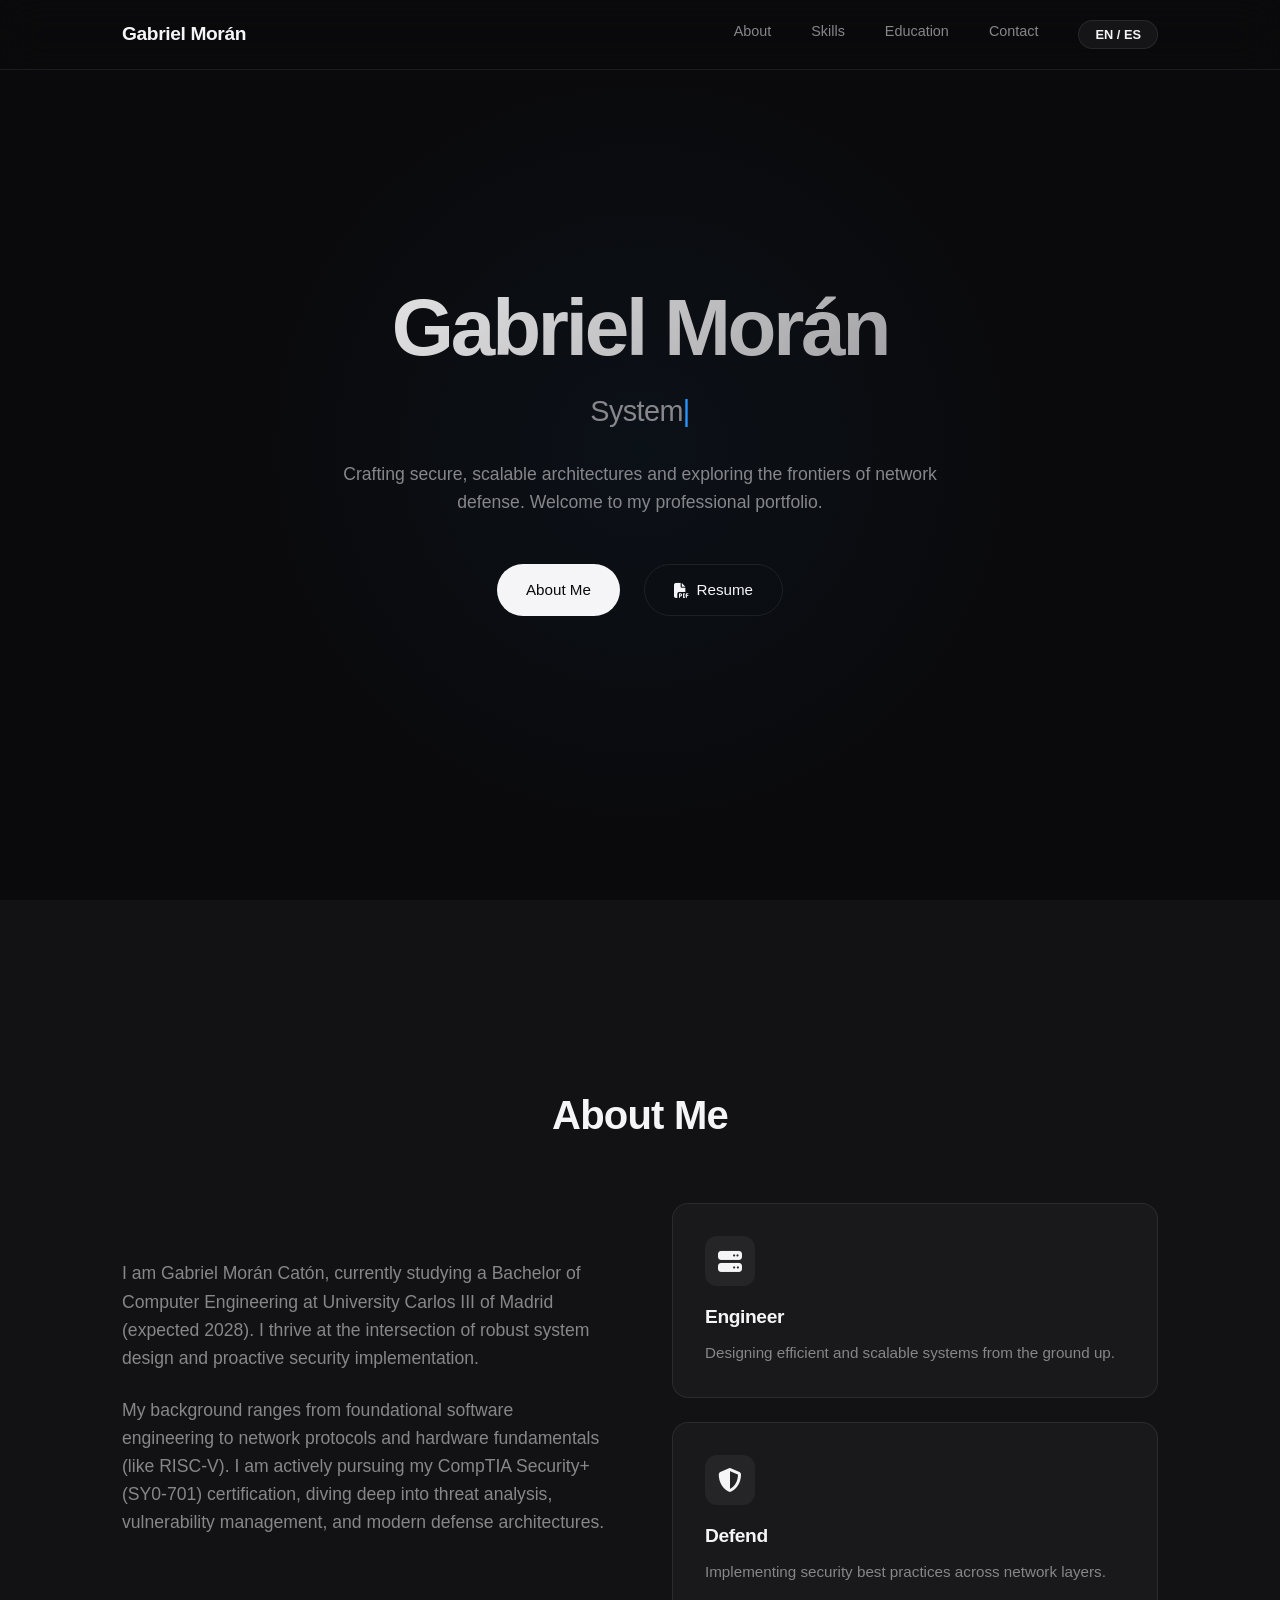
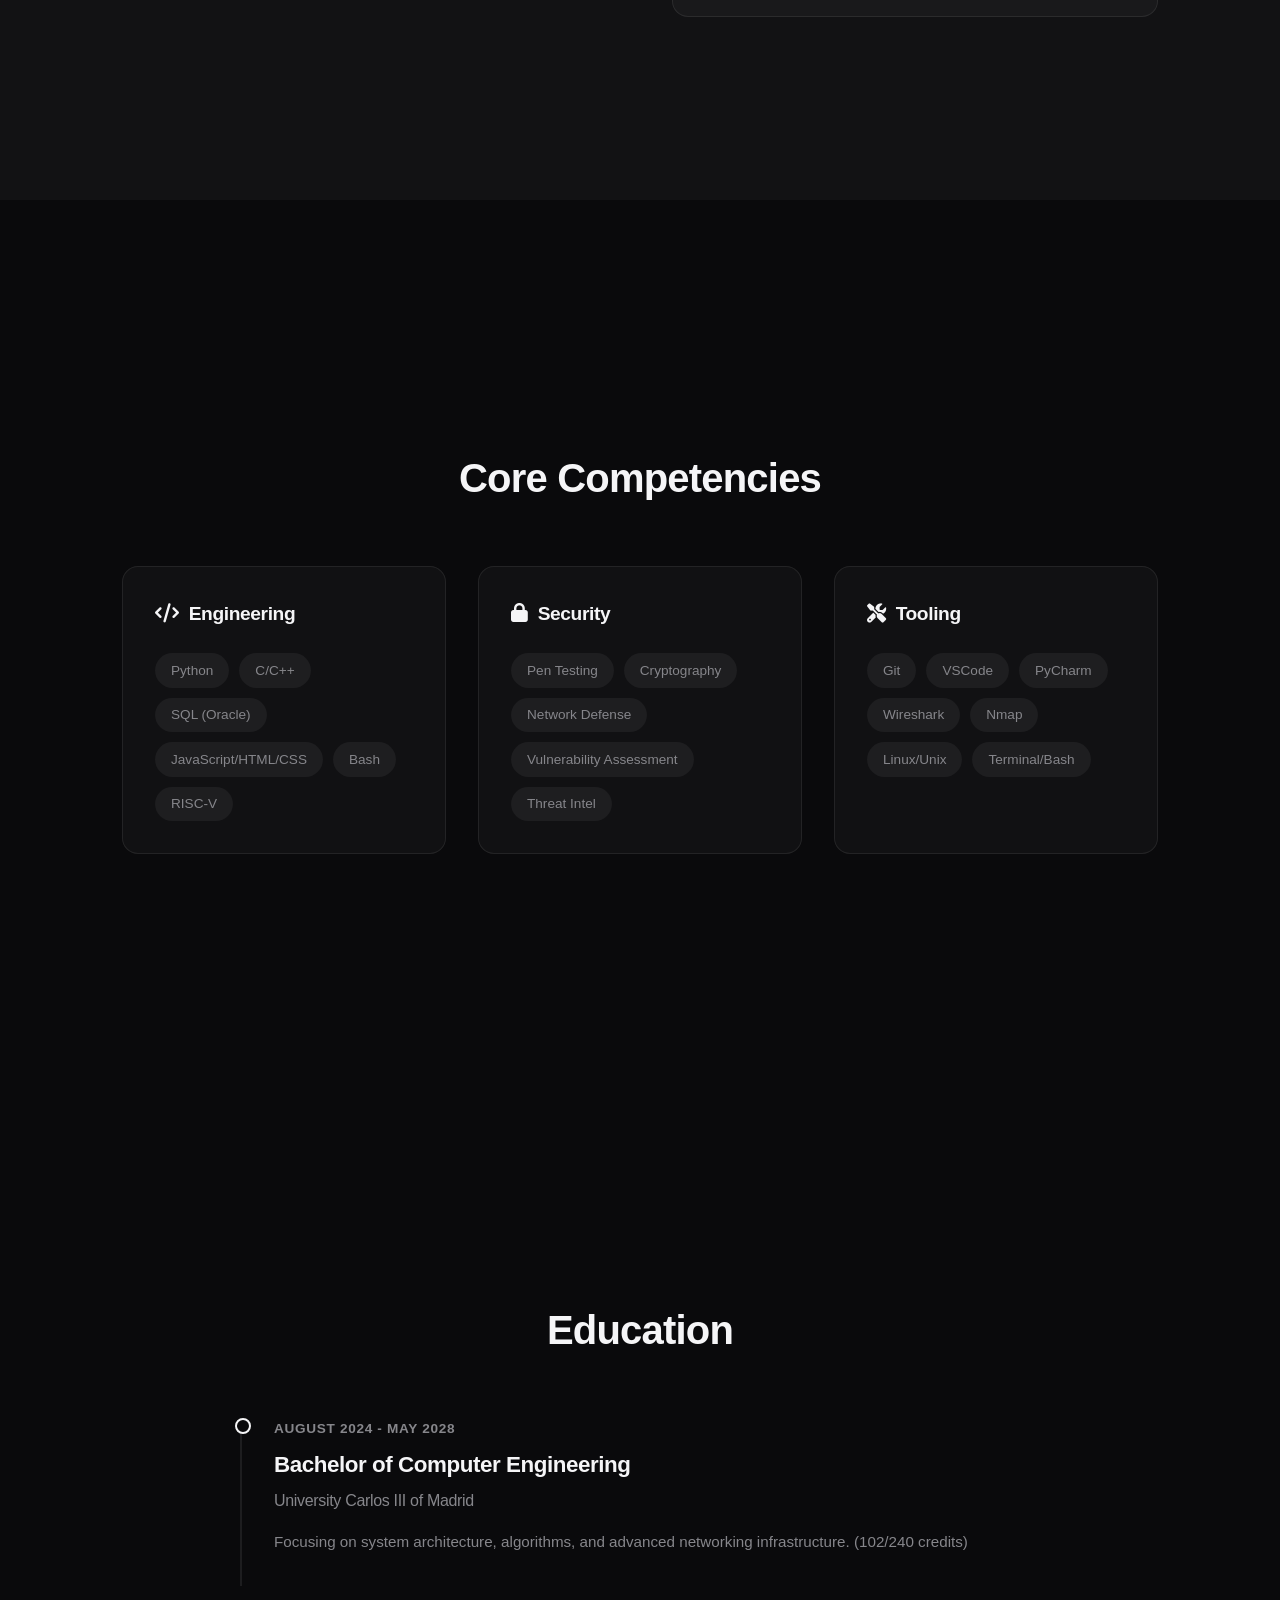
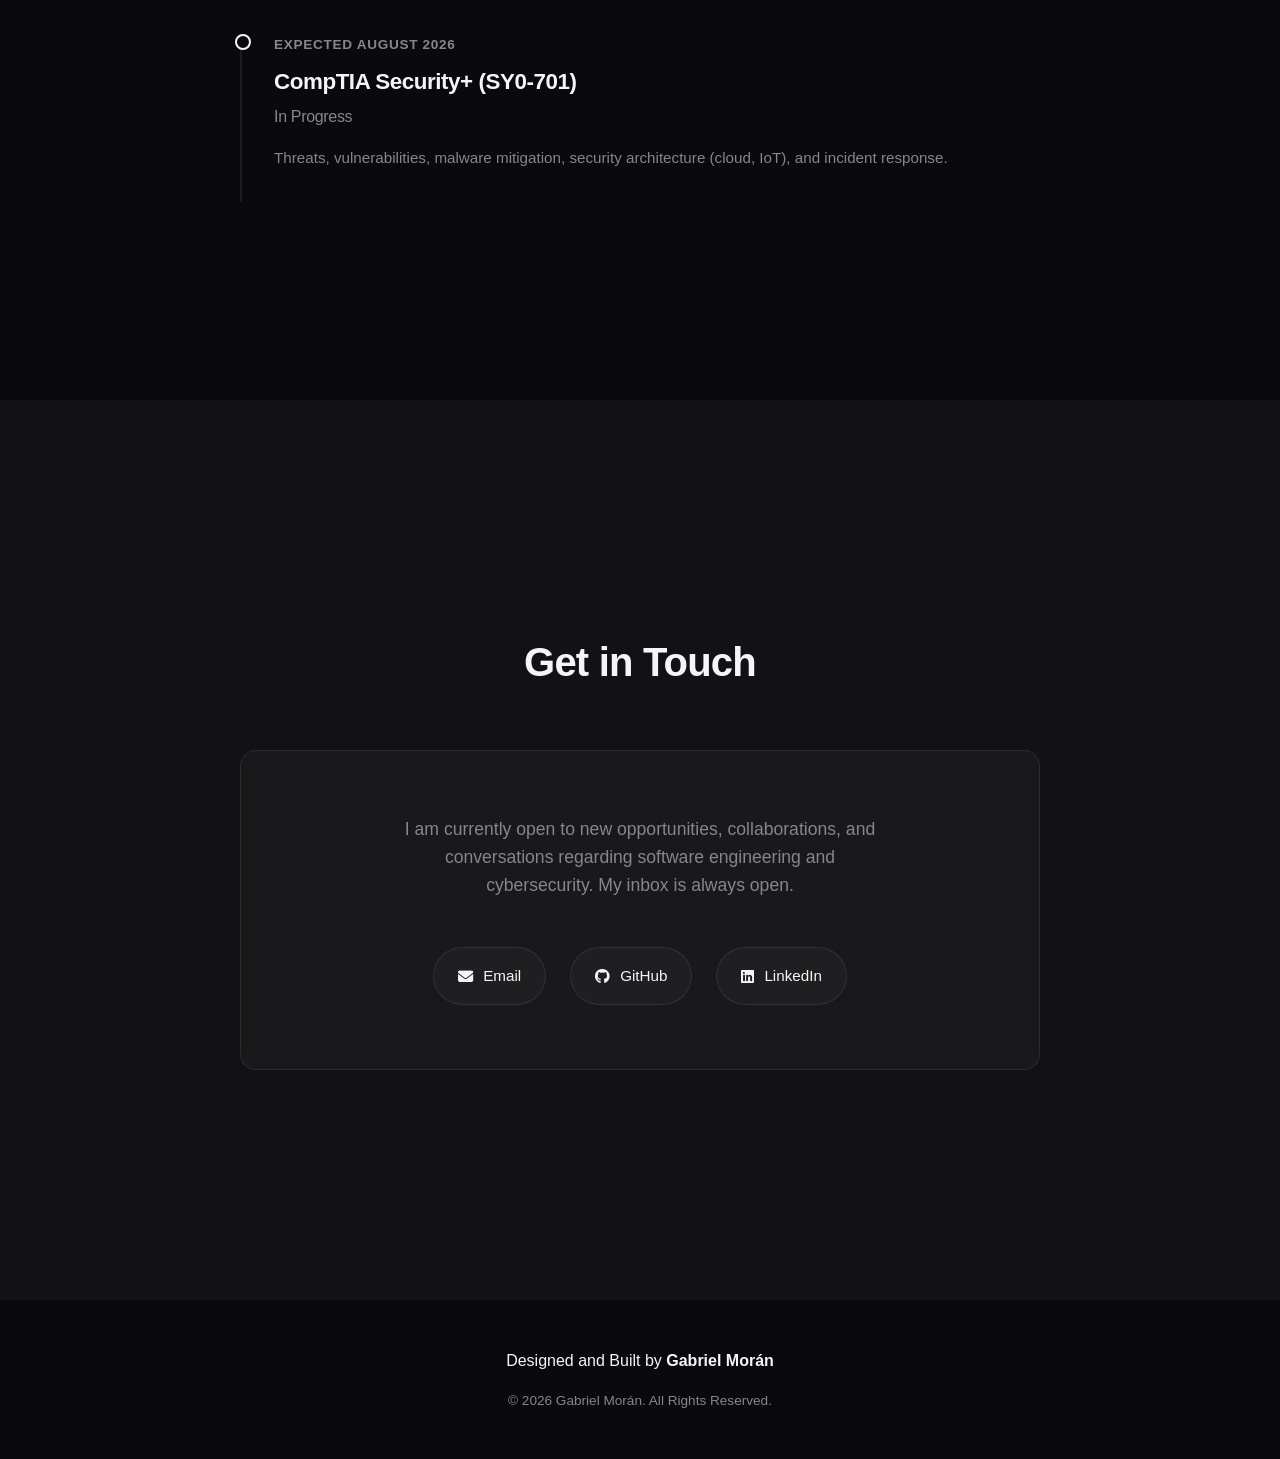
<file: index.html>
<!DOCTYPE html>
<html lang="en">
<head>
    <meta charset="UTF-8">
    <meta name="viewport" content="width=device-width, initial-scale=1.0">
    <title>Gabriel Morán - Computer Engineer</title>
    <meta name="description" content="Portfolio of Gabriel Morán, Computer Engineer & Cybersecurity Specialist.">
    
    <!-- FontAwesome -->
    <link rel="stylesheet" href="https://cdnjs.cloudflare.com/ajax/libs/font-awesome/6.4.0/css/all.min.css">
    
    <!-- AOS CSS -->
    <link href="https://unpkg.com/aos@2.3.1/dist/aos.css" rel="stylesheet">
    
    <!-- Custom CSS -->
    <link rel="stylesheet" href="style.css">
</head>
<body>

    <!-- Navigation -->
    <nav id="navbar">
        <div class="nav-container">
            <a href="#home" class="logo">Gabriel Morán</a>
            <div class="nav-menu">
                <a href="#about" class="nav-link" data-en="About" data-es="Sobre mí">About</a>
                <a href="#skills" class="nav-link" data-en="Skills" data-es="Habilidades">Skills</a>
                <a href="#education" class="nav-link" data-en="Education" data-es="Educación">Education</a>
                <a href="#contact" class="nav-link" data-en="Contact" data-es="Contacto">Contact</a>
                <button id="lang-toggle" class="btn btn-secondary">EN / ES</button>
            </div>
            <div class="hamburger">
                <i class="fas fa-bars"></i>
            </div>
        </div>
    </nav>

    <!-- Hero Section -->
    <section id="home" class="hero section">
        <div class="hero-bg-gradient"></div>
        <div class="section-container">
            <div class="hero-content">
                <h1 class="hero-name" data-aos="fade-up" data-aos-duration="1000">Gabriel Morán</h1>
                <h2 class="hero-title" data-aos="fade-up" data-aos-duration="1200" data-aos-delay="100">
                    <span id="typewriter"></span><span class="cursor">|</span>
                </h2>
                <p class="hero-description" data-aos="fade-up" data-aos-duration="1200" data-aos-delay="200"
                   data-en="Crafting secure, scalable architectures and exploring the frontiers of network defense. Welcome to my professional portfolio."
                   data-es="Creando arquitecturas seguras y escalables, y explorando las fronteras de la defensa de redes. Bienvenido a mi portafolio profesional.">
                    Crafting secure, scalable architectures and exploring the frontiers of network defense. Welcome to my professional portfolio.
                </p>
                <div class="hero-cta" data-aos="fade-up" data-aos-duration="1200" data-aos-delay="300">
                    <a href="#about" class="btn btn-primary" data-en="About Me" data-es="Sobre Mí">About Me</a>
                    <a href="assets/cv/CV_English.pdf" target="_blank" class="btn btn-secondary" data-en="<i class='fas fa-file-pdf'></i> Resume" data-es="<i class='fas fa-file-pdf'></i> Curriculum">
                        <i class="fas fa-file-pdf"></i> Resume
                    </a>
                </div>
            </div>
        </div>
    </section>

    <!-- About Section -->
    <section id="about" class="section bg-alt">
        <div class="section-container">
            <h2 class="section-title" data-aos="fade-up" data-en="About Me" data-es="Sobre Mí">About Me</h2>
            <div class="about-grid">
                <div class="about-text" data-aos="fade-up" data-aos-delay="100">
                    <p data-en="I am Gabriel Morán Catón, currently studying a Bachelor of Computer Engineering at University Carlos III of Madrid (expected 2028). I thrive at the intersection of robust system design and proactive security implementation."
                       data-es="Soy Gabriel Morán Catón, actualmente estudiante del Grado en Ingeniería Informática en la Universidad Carlos III de Madrid (promoción 2028). Prospero en la intersección del diseño de sistemas robustos y la implementación proactiva de ciberseguridad.">
                        I am Gabriel Morán Catón, currently studying a Bachelor of Computer Engineering at University Carlos III of Madrid (expected 2028). I thrive at the intersection of robust system design and proactive security implementation.
                    </p>
                    <p data-en="My background ranges from foundational software engineering to network protocols and hardware fundamentals (like RISC-V). I am actively pursuing my CompTIA Security+ (SY0-701) certification, diving deep into threat analysis, vulnerability management, and modern defense architectures."
                       data-es="Mi experiencia abarca desde ingeniería de software hasta protocolos de red y fundamentos de hardware (ej. RISC-V). Actualmente preparo la certificación CompTIA Security+ (SY0-701), profundizando en análisis de amenazas, evaluación de vulnerabilidades y arquitecturas de defensa modernas.">
                        My background ranges from foundational software engineering to network protocols and hardware fundamentals (like RISC-V). I am actively pursuing my CompTIA Security+ (SY0-701) certification, diving deep into threat analysis, vulnerability management, and modern defense architectures.
                    </p>
                </div>
                <div class="about-cards">
                    <div class="info-card" data-aos="zoom-in" data-aos-delay="200">
                        <div class="icon-wrapper"><i class="fas fa-server"></i></div>
                        <h3 data-en="Engineer" data-es="Ingeniería">Engineer</h3>
                        <p data-en="Designing efficient and scalable systems from the ground up." data-es="Diseñando sistemas eficientes y escalables desde cero.">Designing efficient and scalable systems from the ground up.</p>
                    </div>
                    <div class="info-card" data-aos="zoom-in" data-aos-delay="300">
                        <div class="icon-wrapper"><i class="fas fa-shield-halved"></i></div>
                        <h3 data-en="Defend" data-es="Defensa">Defend</h3>
                        <p data-en="Implementing security best practices across network layers." data-es="Implementando mejores prácticas de seguridad en la red.">Implementing security best practices across network layers.</p>
                    </div>
                </div>
            </div>
        </div>
    </section>

    <!-- Skills Section -->
    <section id="skills" class="section">
        <div class="section-container">
            <h2 class="section-title" data-aos="fade-up" data-en="Core Competencies" data-es="Competencias Clave">Core Competencies</h2>
            <div class="skills-wrapper">
                
                <div class="skill-box" data-aos="fade-up" data-aos-delay="100">
                    <h3 data-en="<i class='fas fa-code'></i> Engineering" data-es="<i class='fas fa-code'></i> Desarrollo"><i class="fas fa-code"></i> Engineering</h3>
                    <div class="tags">
                        <span class="tag">Python</span>
                        <span class="tag">C/C++</span>
                        <span class="tag">SQL (Oracle)</span>
                        <span class="tag" data-en="JavaScript/HTML/CSS" data-es="JavaScript/HTML/CSS">JavaScript/HTML/CSS</span>
                        <span class="tag">Bash</span>
                        <span class="tag">RISC-V</span>
                    </div>
                </div>

                <div class="skill-box" data-aos="fade-up" data-aos-delay="200">
                    <h3 data-en="<i class='fas fa-lock'></i> Security" data-es="<i class='fas fa-lock'></i> Seguridad"><i class="fas fa-lock"></i> Security</h3>
                    <div class="tags">
                        <span class="tag" data-en="Pen Testing" data-es="Pentesting">Pen Testing</span>
                        <span class="tag" data-en="Cryptography" data-es="Criptografía">Cryptography</span>
                        <span class="tag" data-en="Network Defense" data-es="Defensa de Redes">Network Defense</span>
                        <span class="tag" data-en="Vulnerability Assessment" data-es="Análisis de Vulnerabilidades">Vulnerability Assessment</span>
                        <span class="tag" data-en="Threat Intel" data-es="Inteligencia de Amenazas">Threat Intel</span>
                    </div>
                </div>

                <div class="skill-box" data-aos="fade-up" data-aos-delay="300">
                    <h3 data-en="<i class='fas fa-screwdriver-wrench'></i> Tooling" data-es="<i class='fas fa-screwdriver-wrench'></i> Herramientas"><i class="fas fa-screwdriver-wrench"></i> Tooling</h3>
                    <div class="tags">
                        <span class="tag">Git</span>
                        <span class="tag">VSCode</span>
                        <span class="tag">PyCharm</span>
                        <span class="tag">Wireshark</span>
                        <span class="tag">Nmap</span>
                        <span class="tag">Linux/Unix</span>
                        <span class="tag">Terminal/Bash</span>
                    </div>
                </div>
            </div>
        </div>
    </section>

    <!-- Education Section -->
    <section id="education" class="section">
        <div class="section-container">
            <h2 class="section-title" data-aos="fade-up" data-en="Education" data-es="Educación">Education</h2>
            <div class="timeline">
                
                <div class="timeline-item" data-aos="fade-up" data-aos-delay="100">
                    <div class="timeline-marker"></div>
                    <div class="timeline-content">
                        <span class="timeline-date" data-en="August 2024 - May 2028" data-es="Agosto 2024 - Mayo 2028">August 2024 - May 2028</span>
                        <h3 data-en="Bachelor of Computer Engineering" data-es="Grado en Ingeniería Informática">Bachelor of Computer Engineering</h3>
                        <h4 data-en="University Carlos III of Madrid" data-es="Universidad Carlos III de Madrid">University Carlos III of Madrid</h4>
                        <p data-en="Focusing on system architecture, algorithms, and advanced networking infrastructure. (102/240 credits)"
                           data-es="Especialización en arquitectura de sistemas, algoritmos e infraestructura de redes avanzada. (102/240 créditos)">Focusing on system architecture, algorithms, and advanced networking infrastructure. (78/240 credits)</p>
                    </div>
                </div>
                
                <div class="timeline-item" data-aos="fade-up" data-aos-delay="200">
                    <div class="timeline-marker"></div>
                    <div class="timeline-content">
                        <span class="timeline-date" data-en="Expected August 2026" data-es="Esperado Agosto 2026">Expected August 2026</span>
                        <h3 data-en="CompTIA Security+ (SY0-701)" data-es="CompTIA Security+ (SY0-701)">CompTIA Security+ (SY0-701)</h3>
                        <h4 data-en="In Progress" data-es="En Curso">In Progress</h4>
                        <p data-en="Threats, vulnerabilities, malware mitigation, security architecture (cloud, IoT), and incident response."
                           data-es="Análisis de amenazas, mitigación de malware, arquitecturas de seguridad (nube, IoT) y respuesta a incidentes.">Threats, vulnerabilities, malware mitigation, security architecture (cloud, IoT), and incident response.</p>
                    </div>
                </div>

            </div>
        </div>
    </section>

    <!-- Contact Section -->
    <section id="contact" class="section bg-alt">
        <div class="section-container">
            <h2 class="section-title" data-aos="fade-up" data-en="Get in Touch" data-es="Contáctame">Get in Touch</h2>
            <div class="contact-box" data-aos="zoom-in">
                <p class="contact-text" data-en="I am currently open to new opportunities, collaborations, and conversations regarding software engineering and cybersecurity. My inbox is always open."
                   data-es="Actualmente estoy abierto a nuevas oportunidades, colaboraciones y charlas sobre ingeniería de software y ciberseguridad. Mi bandeja de entrada siempre está abierta.">
                    I am currently open to new opportunities, collaborations, and conversations regarding software engineering and cybersecurity. My inbox is always open.
                </p>
                <div class="contact-methods">
                    <a href="mailto:gabriel.facility459@passinbox.com" class="method-card">
                        <i class="fas fa-envelope"></i>
                        <span data-en="Email" data-es="Correo">Email</span>
                    </a>
                    <a href="https://github.com/gmoran-c" target="_blank" class="method-card">
                        <i class="fab fa-github"></i>
                        <span data-en="GitHub" data-es="GitHub">GitHub</span>
                    </a>
                    <a href="https://www.linkedin.com/in/gmoran-c/" target="_blank" class="method-card">
                        <i class="fab fa-linkedin"></i>
                        <span data-en="LinkedIn" data-es="LinkedIn">LinkedIn</span>
                    </a>
                </div>
            </div>
        </div>
    </section>

    <!-- Footer -->
    <footer>
        <div class="section-container">
            <p data-en="Designed and Built by <strong>Gabriel Morán</strong>" data-es="Diseñado y Desarrollado por <strong>Gabriel Morán</strong>">Designed and Built by <strong>Gabriel Morán</strong></p>
            <p class="copyright" data-en="&copy; 2026 Gabriel Morán. All Rights Reserved." data-es="&copy; 2026 Gabriel Morán. Todos los derechos reservados.">&copy; 2026 Gabriel Morán. All Rights Reserved.</p>
        </div>
    </footer>

    <!-- AOS JS -->
    <script src="https://unpkg.com/aos@2.3.1/dist/aos.js"></script>
    <!-- Custom JS -->
    <script src="main.js"></script>
</body>
</html>
</file>
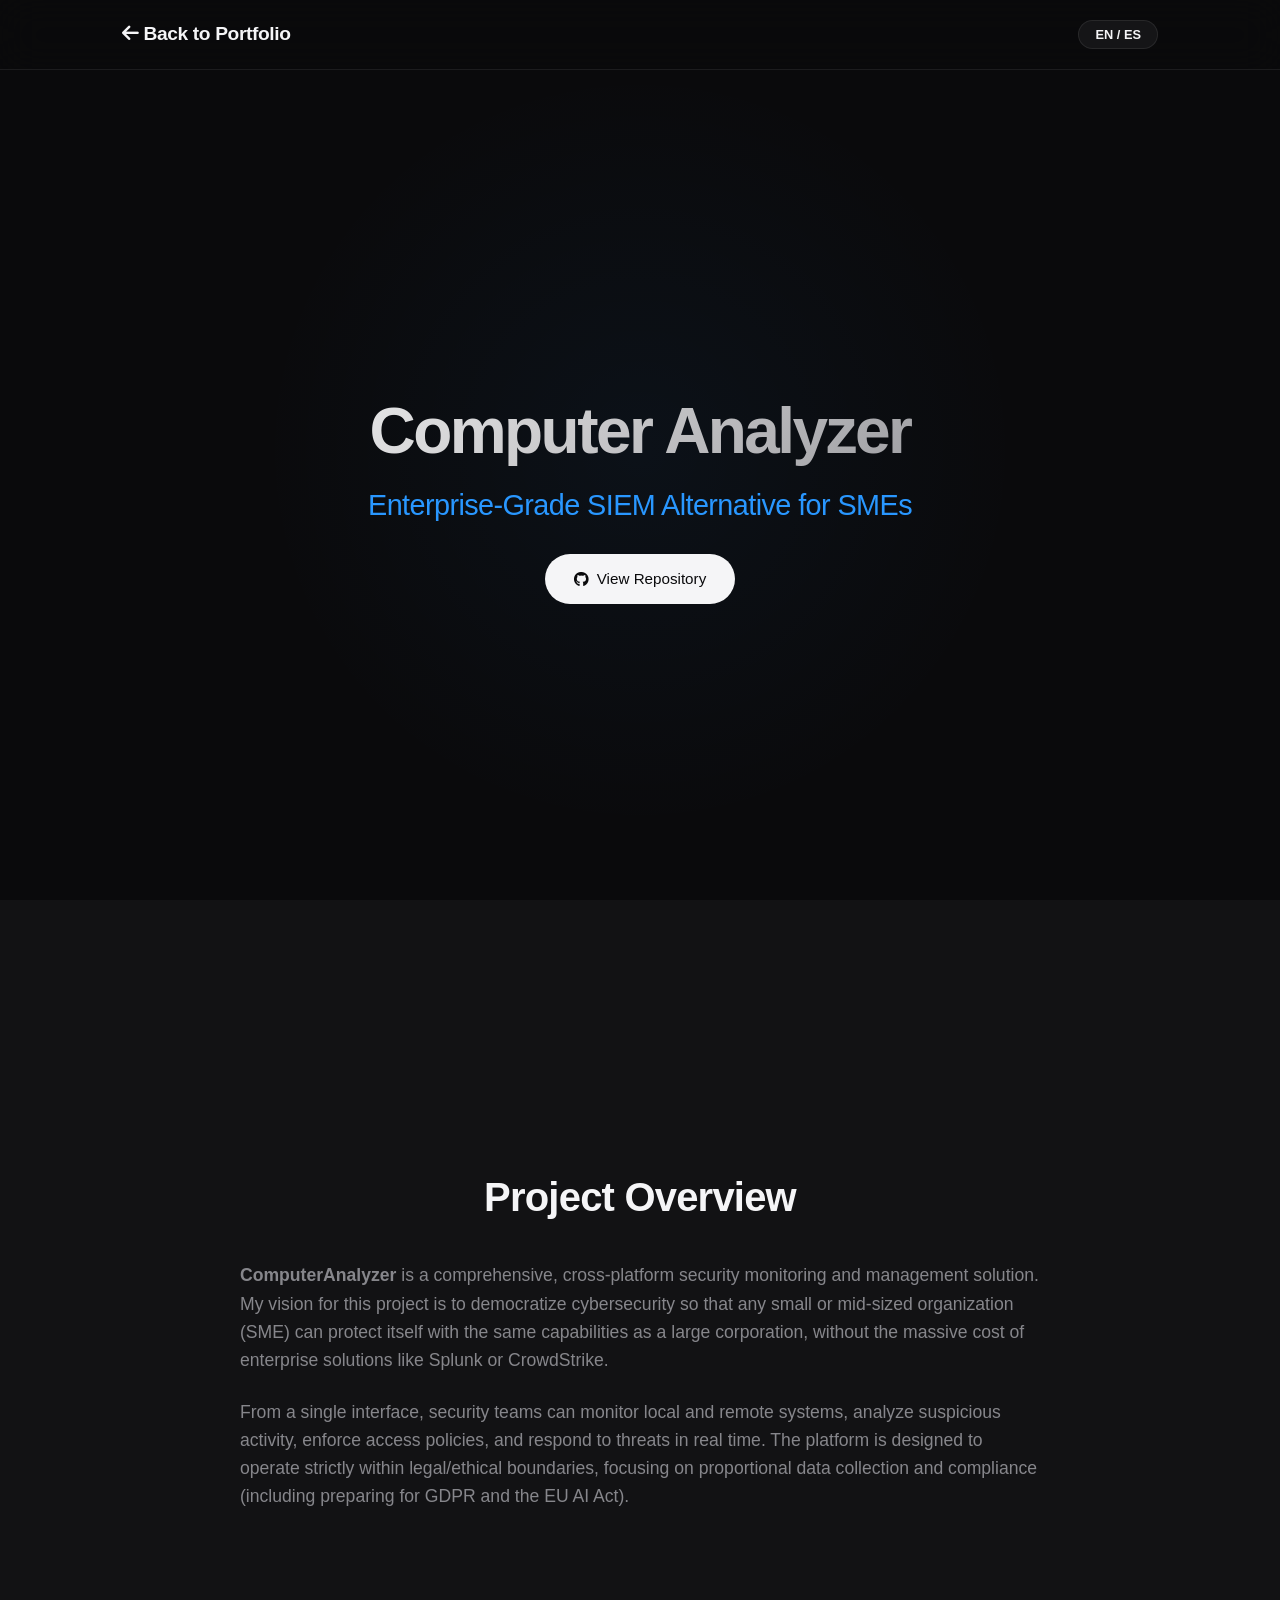
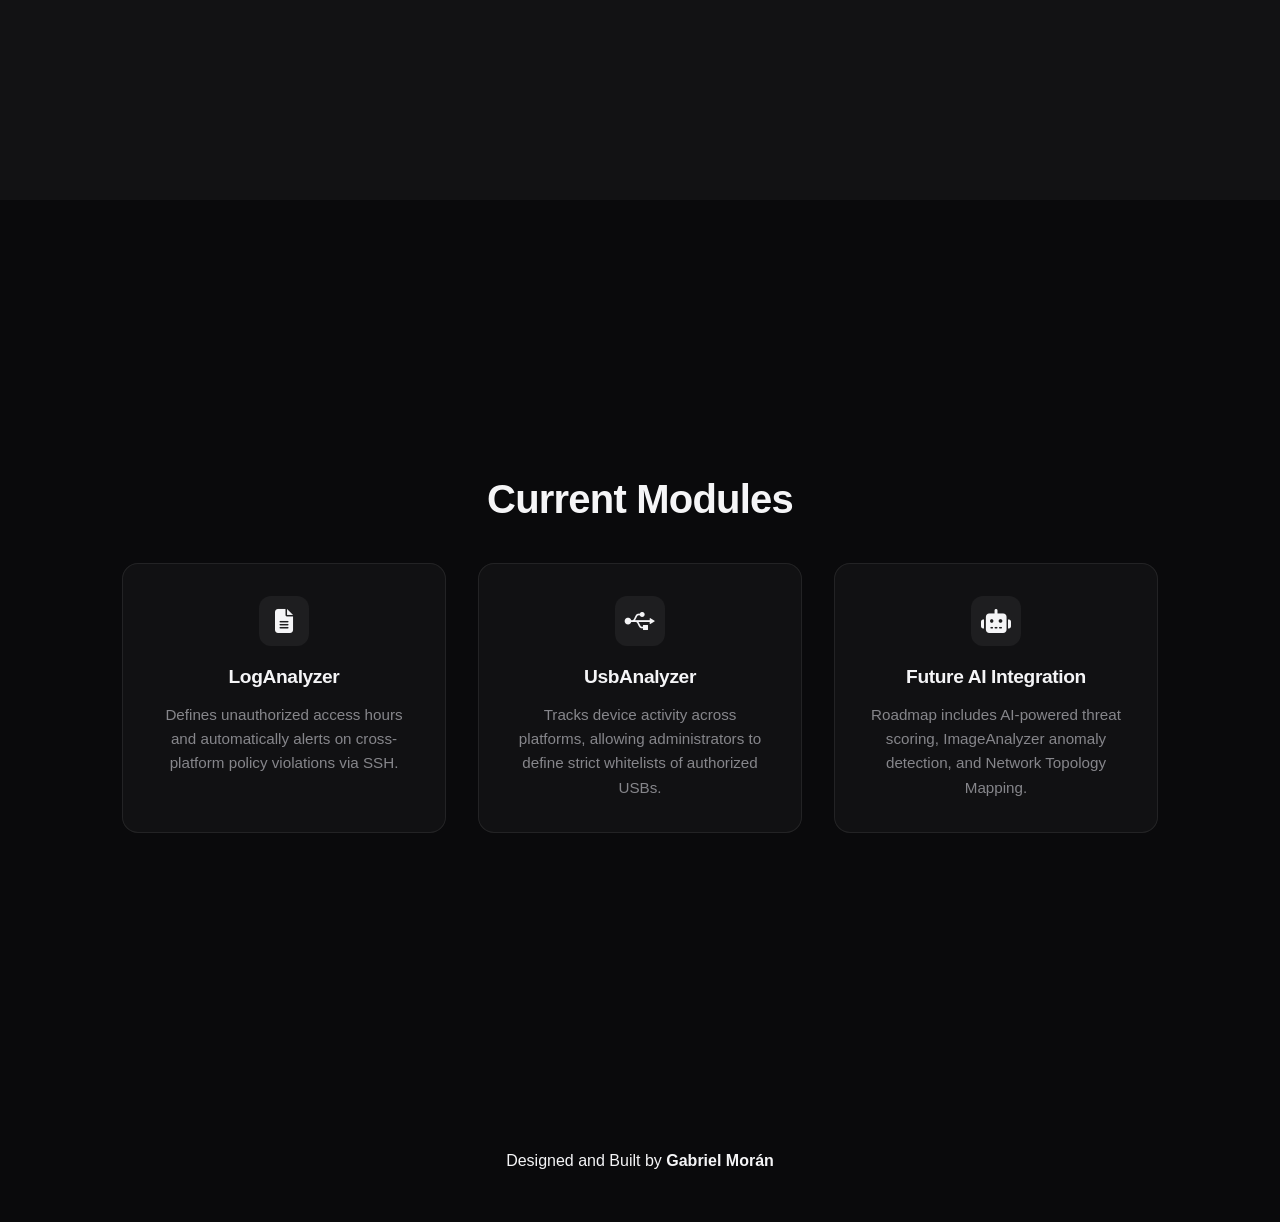
<file: projects/ComputerAnalyzer.html>
<!DOCTYPE html>
<html lang="en">
<head>
    <meta charset="UTF-8">
    <meta name="viewport" content="width=device-width, initial-scale=1.0">
    <title>Computer Analyzer - Gabriel Morán</title>
    
    <!-- Google Fonts: Inter -->
    <link rel="preconnect" href="https://fonts.googleapis.com">
    <link rel="preconnect" href="https://fonts.gstatic.com" crossorigin>
    <link href="https://fonts.googleapis.com/css2?family=Inter:wght@300;400;500;600;700&display=swap" rel="stylesheet">
    
    <!-- FontAwesome -->
    <link rel="stylesheet" href="https://cdnjs.cloudflare.com/ajax/libs/font-awesome/6.4.0/css/all.min.css">
    
    <!-- AOS CSS -->
    <link href="https://unpkg.com/aos@2.3.1/dist/aos.css" rel="stylesheet">
    
    <!-- Custom CSS (Relative Path) -->
    <link rel="stylesheet" href="../style.css">
</head>
<body>

    <!-- Navigation -->
    <nav id="navbar">
        <div class="nav-container">
            <a href="../index.html" class="logo" data-en="<i class='fas fa-arrow-left'></i> Back to Portfolio" data-es="<i class='fas fa-arrow-left'></i> Volver al Portafolio"><i class="fas fa-arrow-left"></i> Back to Portfolio</a>
            <div class="nav-menu" style="margin-left: auto;">
                <button id="lang-toggle" class="btn btn-secondary">EN / ES</button>
            </div>
        </div>
    </nav>

    <!-- Case Study Hero -->
    <section class="hero section" style="height: auto; padding-top: 150px; padding-bottom: 50px;">
        <div class="hero-bg-gradient"></div>
        <div class="section-container">
            <div class="hero-content" style="text-align: center;">
                <h1 class="hero-name" data-aos="fade-up" style="font-size: 4rem;">Computer Analyzer</h1>
                <h2 class="hero-title" data-aos="fade-up" data-aos-delay="100" style="color: var(--accent);" data-en="Enterprise-Grade SIEM Alternative for SMEs" data-es="Alternativa SIEM de Grado Empresarial para PyMEs">Enterprise-Grade SIEM Alternative for SMEs</h2>
                <div class="hero-cta" data-aos="fade-up" data-aos-delay="200" style="justify-content: center;">
                    <a href="#" class="btn btn-primary" data-en="<i class='fab fa-github'></i> View Repository" data-es="<i class='fab fa-github'></i> Ver Repositorio"><i class="fab fa-github"></i> View Repository</a>
                </div>
            </div>
        </div>
    </section>

    <!-- Overview Section -->
    <section class="section bg-alt" style="padding: 80px 0;">
        <div class="section-container">
            <h2 class="section-title" data-aos="fade-up" style="margin-bottom: 2rem;" data-en="Project Overview" data-es="Resumen del Proyecto">Project Overview</h2>
            <div class="about-grid" style="grid-template-columns: 1fr; max-width: 800px; margin: 0 auto; text-align: left;">
                <div class="about-text" data-aos="fade-up" data-aos-delay="100">
                    <p data-en="<strong>ComputerAnalyzer</strong> is a comprehensive, cross-platform security monitoring and management solution. My vision for this project is to democratize cybersecurity so that any small or mid-sized organization (SME) can protect itself with the same capabilities as a large corporation, without the massive cost of enterprise solutions like Splunk or CrowdStrike."
                       data-es="<strong>ComputerAnalyzer</strong> es una solución integral y multiplataforma de monitoreo y gestión de seguridad. Mi visión es democratizar la ciberseguridad para que cualquier pequeña o mediana empresa (PyME) pueda protegerse con las mismas capacidades que una gran corporación, sin el costo masivo de software empresarial como Splunk.">
                        <strong>ComputerAnalyzer</strong> is a comprehensive, cross-platform security monitoring and management solution. My vision for this project is to democratize cybersecurity so that any small or mid-sized organization (SME) can protect itself with the same capabilities as a large corporation, without the massive cost of enterprise solutions like Splunk or CrowdStrike.
                    </p>
                    <p data-en="From a single interface, security teams can monitor local and remote systems, analyze suspicious activity, enforce access policies, and respond to threats in real time. The platform is designed to operate strictly within legal/ethical boundaries, focusing on proportional data collection and compliance (including preparing for GDPR and the EU AI Act)."
                       data-es="Desde una única interfaz, los equipos pueden monitorear sistemas locales y remotos, analizar actividades sospechosas, aplicar políticas y responder en tiempo real. La plataforma está diseñada para operar estrictamente dentro de los límites legales y éticos (enfocada en el cumplimiento de la GDPR y la Ley de IA de la UE).">
                        From a single interface, security teams can monitor local and remote systems, analyze suspicious activity, enforce access policies, and respond to threats in real time. The platform is designed to operate strictly within legal/ethical boundaries, focusing on proportional data collection and compliance (including preparing for GDPR and the EU AI Act).
                    </p>
                </div>
            </div>
        </div>
    </section>

    <!-- Tech Stack -->
    <section class="section" style="padding: 80px 0;">
        <div class="section-container">
            <h2 class="section-title" data-aos="fade-up" style="margin-bottom: 2rem;" data-en="Current Modules" data-es="Módulos Actuales">Current Modules</h2>
            <div class="skills-wrapper" style="grid-template-columns: repeat(auto-fit, minmax(200px, 1fr));">
                
                <div class="info-card" data-aos="zoom-in" data-aos-delay="100" style="text-align: center;">
                    <div class="icon-wrapper" style="margin: 0 auto 1rem auto;"><i class="fas fa-file-alt"></i></div>
                    <h3>LogAnalyzer</h3>
                    <p style="margin-top: 10px;" data-en="Defines unauthorized access hours and automatically alerts on cross-platform policy violations via SSH." data-es="Define horas de acceso no autorizadas y alerta automáticamente sobre violaciones de políticas multiplataforma vía SSH.">Defines unauthorized access hours and automatically alerts on cross-platform policy violations via SSH.</p>
                </div>

                <div class="info-card" data-aos="zoom-in" data-aos-delay="200" style="text-align: center;">
                    <div class="icon-wrapper" style="margin: 0 auto 1rem auto;"><i class="fab fa-usb"></i></div>
                    <h3>UsbAnalyzer</h3>
                    <p style="margin-top: 10px;" data-en="Tracks device activity across platforms, allowing administrators to define strict whitelists of authorized USBs." data-es="Rastrea la actividad de dispositivos en varias plataformas, permitiendo definir listas blancas estrictas de USBs autorizados.">Tracks device activity across platforms, allowing administrators to define strict whitelists of authorized USBs.</p>
                </div>

                <div class="info-card" data-aos="zoom-in" data-aos-delay="300" style="text-align: center;">
                    <div class="icon-wrapper" style="margin: 0 auto 1rem auto;"><i class="fas fa-robot"></i></div>
                    <h3 data-en="Future AI Integration" data-es="Futura Integración IA">Future AI Integration</h3>
                    <p style="margin-top: 10px;" data-en="Roadmap includes AI-powered threat scoring, ImageAnalyzer anomaly detection, and Network Topology Mapping." data-es="La hoja de ruta incluye puntuación de amenazas por IA, detección de anomalías por imagen y un mapeador visual de topología de red.">Roadmap includes AI-powered threat scoring, ImageAnalyzer anomaly detection, and Network Topology Mapping.</p>
                </div>
            </div>
        </div>
    </section>

    <!-- Footer -->
    <footer>
        <div class="section-container">
            <p data-en="Designed and Built by <strong>Gabriel Morán</strong>" data-es="Diseñado y Desarrollado por <strong>Gabriel Morán</strong>">Designed and Built by <strong>Gabriel Morán</strong></p>
        </div>
    </footer>

    <!-- AOS JS -->
    <script src="https://unpkg.com/aos@2.3.1/dist/aos.js"></script>
    <script src="../main.js"></script>
    <script>
        document.addEventListener('DOMContentLoaded', () => {
            if(!window.AOS) return;
            AOS.init({ duration: 800, easing: 'ease-out-cubic', once: true, offset: 50 });
        });
    </script>
</body>
</html>
</file>
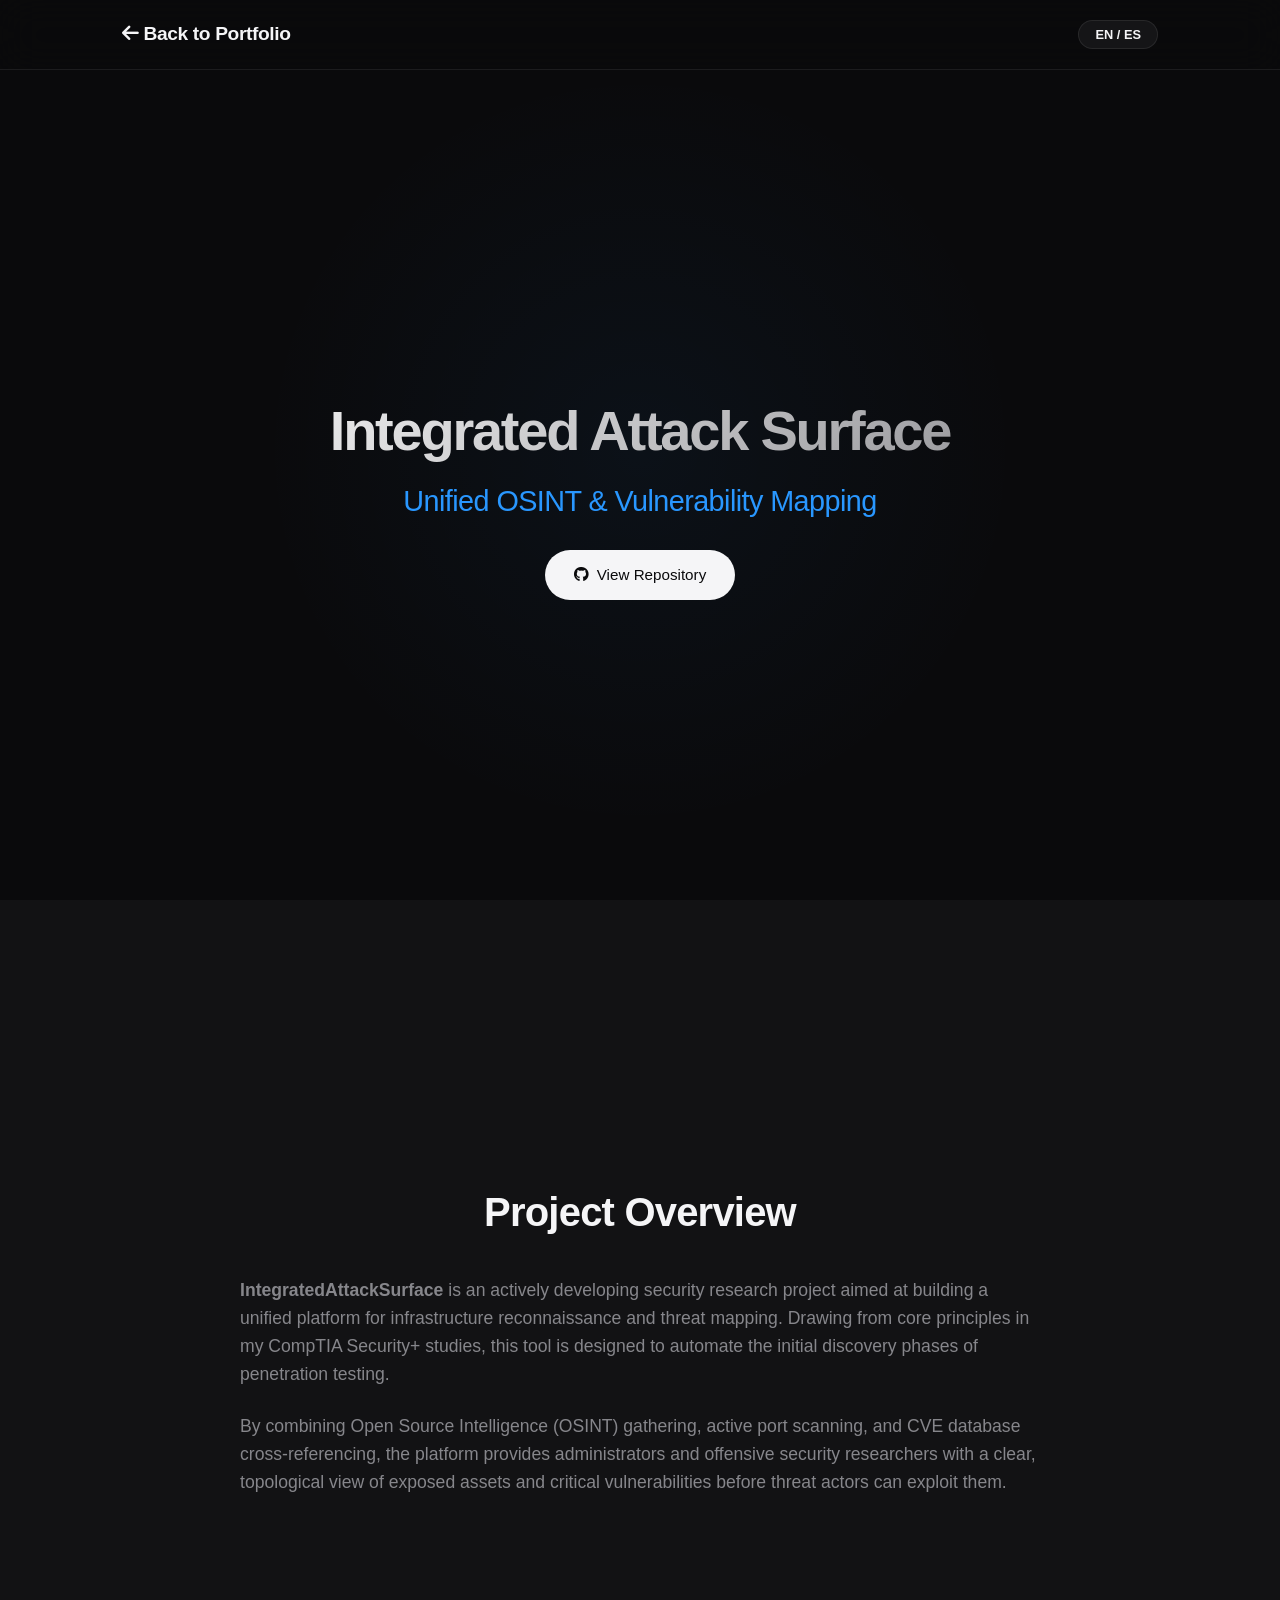
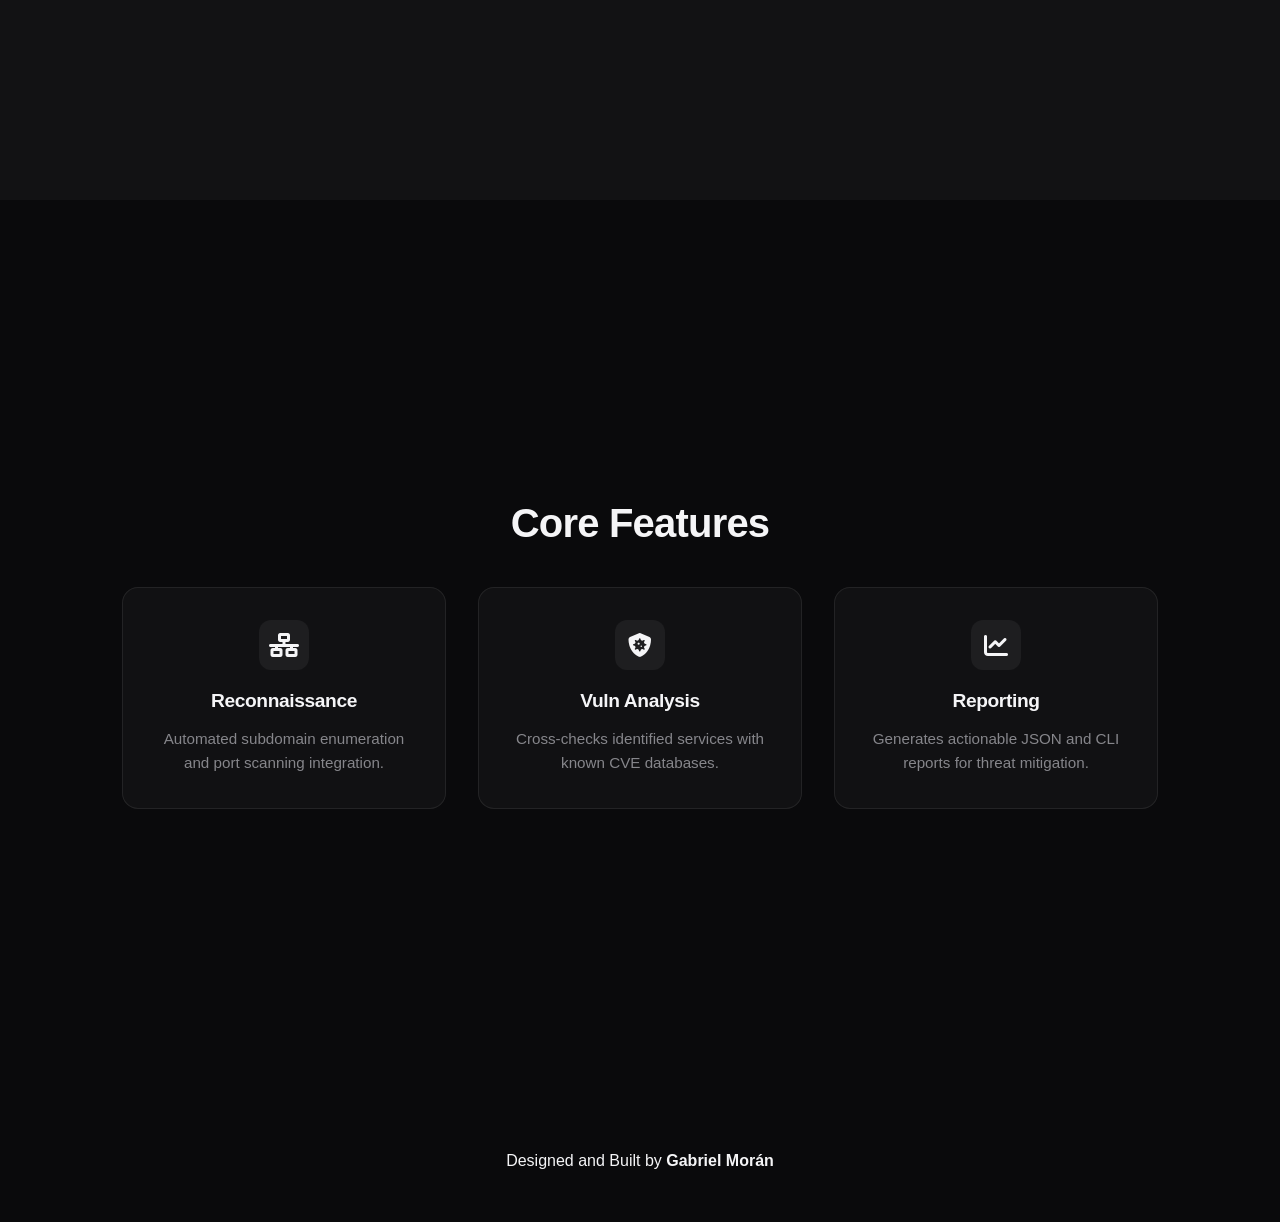
<file: projects/IntegratedAttackSurface.html>
<!DOCTYPE html>
<html lang="en">
<head>
    <meta charset="UTF-8">
    <meta name="viewport" content="width=device-width, initial-scale=1.0">
    <title>Integrated Attack Surface - Gabriel Morán</title>
    
    <!-- Google Fonts: Inter -->
    <link rel="preconnect" href="https://fonts.googleapis.com">
    <link rel="preconnect" href="https://fonts.gstatic.com" crossorigin>
    <link href="https://fonts.googleapis.com/css2?family=Inter:wght@300;400;500;600;700&display=swap" rel="stylesheet">
    
    <!-- FontAwesome -->
    <link rel="stylesheet" href="https://cdnjs.cloudflare.com/ajax/libs/font-awesome/6.4.0/css/all.min.css">
    
    <!-- AOS CSS -->
    <link href="https://unpkg.com/aos@2.3.1/dist/aos.css" rel="stylesheet">
    
    <!-- Custom CSS (Relative Path) -->
    <link rel="stylesheet" href="../style.css">
</head>
<body>

    <!-- Navigation -->
    <nav id="navbar">
        <div class="nav-container">
            <a href="../index.html" class="logo" data-en="<i class='fas fa-arrow-left'></i> Back to Portfolio" data-es="<i class='fas fa-arrow-left'></i> Volver al Portafolio"><i class="fas fa-arrow-left"></i> Back to Portfolio</a>
            <div class="nav-menu" style="margin-left: auto;">
                <button id="lang-toggle" class="btn btn-secondary">EN / ES</button>
            </div>
        </div>
    </nav>

    <!-- Case Study Hero -->
    <section class="hero section" style="height: auto; padding-top: 150px; padding-bottom: 50px;">
        <div class="hero-bg-gradient"></div>
        <div class="section-container">
            <div class="hero-content" style="text-align: center;">
                <h1 class="hero-name" data-aos="fade-up" style="font-size: 3.5rem;">Integrated Attack Surface</h1>
                <h2 class="hero-title" data-aos="fade-up" data-aos-delay="100" style="color: var(--accent);" data-en="Unified OSINT & Vulnerability Mapping" data-es="OSINT Unificado y Mapeo de Vulnerabilidades">Unified OSINT & Vulnerability Mapping</h2>
                <div class="hero-cta" data-aos="fade-up" data-aos-delay="200" style="justify-content: center;">
                    <a href="#" class="btn btn-primary" data-en="<i class='fab fa-github'></i> View Repository" data-es="<i class='fab fa-github'></i> Ver Repositorio"><i class="fab fa-github"></i> View Repository</a>
                </div>
            </div>
        </div>
    </section>

    <!-- Overview Section -->
    <section class="section bg-alt" style="padding: 80px 0;">
        <div class="section-container">
            <h2 class="section-title" data-aos="fade-up" style="margin-bottom: 2rem;" data-en="Project Overview" data-es="Resumen del Proyecto">Project Overview</h2>
            <div class="about-grid" style="grid-template-columns: 1fr; max-width: 800px; margin: 0 auto; text-align: left;">
                <div class="about-text" data-aos="fade-up" data-aos-delay="100">
                    <p data-en="<strong>IntegratedAttackSurface</strong> is an actively developing security research project aimed at building a unified platform for infrastructure reconnaissance and threat mapping. Drawing from core principles in my CompTIA Security+ studies, this tool is designed to automate the initial discovery phases of penetration testing."
                       data-es="<strong>IntegratedAttackSurface</strong> es un proyecto de investigación activo destinado a construir una plataforma unificada para el mapeo de amenazas y reconocimiento de infraestructura. Basado en los principios de mis estudios para CompTIA Security+, automatiza las fases iniciales del pentesting.">
                        <strong>IntegratedAttackSurface</strong> is an actively developing security research project aimed at building a unified platform for infrastructure reconnaissance and threat mapping. Drawing from core principles in my CompTIA Security+ studies, this tool is designed to automate the initial discovery phases of penetration testing.
                    </p>
                    <p data-en="By combining Open Source Intelligence (OSINT) gathering, active port scanning, and CVE database cross-referencing, the platform provides administrators and offensive security researchers with a clear, topological view of exposed assets and critical vulnerabilities before threat actors can exploit them."
                       data-es="Al combinar OSINT (Inteligencia de Fuentes Abiertas), escaneo activo de puertos y referencias cruzadas con bases de datos CVE, la plataforma proporciona a los administradores una visión clara y topológica de los activos expuestos antes de que puedan ser explotados.">
                        By combining Open Source Intelligence (OSINT) gathering, active port scanning, and CVE database cross-referencing, the platform provides administrators and offensive security researchers with a clear, topological view of exposed assets and critical vulnerabilities before threat actors can exploit them.
                    </p>
                </div>
            </div>
        </div>
    </section>

    <!-- Tech Stack -->
    <section class="section" style="padding: 80px 0;">
        <div class="section-container">
            <h2 class="section-title" data-aos="fade-up" style="margin-bottom: 2rem;" data-en="Core Features" data-es="Características Clave">Core Features</h2>
            <div class="skills-wrapper" style="grid-template-columns: repeat(auto-fit, minmax(200px, 1fr));">
                
                <div class="info-card" data-aos="zoom-in" data-aos-delay="100" style="text-align: center;">
                    <div class="icon-wrapper" style="margin: 0 auto 1rem auto;"><i class="fas fa-network-wired"></i></div>
                    <h3 data-en="Reconnaissance" data-es="Reconocimiento">Reconnaissance</h3>
                    <p style="margin-top: 10px;" data-en="Automated subdomain enumeration and port scanning integration." data-es="Enumeración automatizada de subdominios e integración rápida de escaneo de puertos.">Automated subdomain enumeration and port scanning integration.</p>
                </div>

                <div class="info-card" data-aos="zoom-in" data-aos-delay="200" style="text-align: center;">
                    <div class="icon-wrapper" style="margin: 0 auto 1rem auto;"><i class="fas fa-shield-virus"></i></div>
                    <h3 data-en="Vuln Analysis" data-es="Análisis de Vulnerabilidades">Vuln Analysis</h3>
                    <p style="margin-top: 10px;" data-en="Cross-checks identified services with known CVE databases." data-es="Comprobación cruzada de los servicios identificados con bases de datos CVE conocidas.">Cross-checks identified services with known CVE databases.</p>
                </div>

                <div class="info-card" data-aos="zoom-in" data-aos-delay="300" style="text-align: center;">
                    <div class="icon-wrapper" style="margin: 0 auto 1rem auto;"><i class="fas fa-chart-line"></i></div>
                    <h3 data-en="Reporting" data-es="Informes">Reporting</h3>
                    <p style="margin-top: 10px;" data-en="Generates actionable JSON and CLI reports for threat mitigation." data-es="Genera informes accionables en JSON y CLI para la mitigación de amenazas.">Generates actionable JSON and CLI reports for threat mitigation.</p>
                </div>
            </div>
        </div>
    </section>

    <!-- Footer -->
    <footer>
        <div class="section-container">
            <p data-en="Designed and Built by <strong>Gabriel Morán</strong>" data-es="Diseñado y Desarrollado por <strong>Gabriel Morán</strong>">Designed and Built by <strong>Gabriel Morán</strong></p>
        </div>
    </footer>

    <!-- AOS JS -->
    <script src="https://unpkg.com/aos@2.3.1/dist/aos.js"></script>
    <script src="../main.js"></script>
    <script>
        document.addEventListener('DOMContentLoaded', () => {
            if(!window.AOS) return;
            AOS.init({ duration: 800, easing: 'ease-out-cubic', once: true, offset: 50 });
        });
    </script>
</body>
</html>
</file>
<file: style.css>
/* =========================================
   PREMIUM MINIMALIST VISUALS
========================================= */
:root {
    /* Color Palette - Dark Mode */
    --bg-primary: #0a0a0c;
    --bg-alt: #121214;
    --bg-card: rgba(255, 255, 255, 0.03);

    --text-primary: #f5f5f7;
    --text-secondary: #86868b;
    --accent: #2997ff;
    /* Apple Blue */
    --accent-hover: #147ce5;

    --border-color: rgba(255, 255, 255, 0.08);
    --border-hover: rgba(255, 255, 255, 0.15);

    /* Typography */
    --font-main: "SF Pro Text", "SF Pro Icons", "Helvetica Neue", Helvetica, Arial, sans-serif;
    --font-header: "SF Pro Display", "SF Pro Icons", "Helvetica Neue", Helvetica, Arial, sans-serif;

    /* Effects */
    --radius-soft: 16px;
    --radius-round: 50px;
    --shadow-soft: 0 4px 20px rgba(0, 0, 0, 0.2);
    --glass-blur: blur(20px);

    /* Transitions */
    --transition-smooth: all 0.4s cubic-bezier(0.25, 1, 0.5, 1);
}

* {
    margin: 0;
    padding: 0;
    box-sizing: border-box;
}

html {
    scroll-behavior: smooth;
    scroll-snap-type: y mandatory;
}

body {
    font-family: var(--font-main);
    background-color: var(--bg-primary);
    color: var(--text-primary);
    line-height: 1.6;
    overflow-x: hidden;
    -webkit-font-smoothing: antialiased;
    -moz-osx-font-smoothing: grayscale;
}

/* Typography styles */
h1,
h2,
h3,
h4,
h5,
h6 {
    font-family: var(--font-header);
    color: var(--text-primary);
    font-weight: 600;
    letter-spacing: -0.02em;
}

a {
    text-decoration: none;
    color: inherit;
    transition: var(--transition-smooth);
}

ul {
    list-style: none;
}

/* Utilities */
.section {
    min-height: 100vh;
    min-height: 100dvh;
    display: flex;
    flex-direction: column;
    justify-content: center;
    padding: 100px 0;
    scroll-snap-align: start;
    scroll-margin-top: 0;
}

.bg-alt {
    background-color: var(--bg-alt);
}

.text-primary {
    color: var(--accent);
}

.ml-2 {
    margin-left: 0.5rem;
}

.center-btn {
    text-align: center;
    margin-top: 3rem;
}

.section-container {
    max-width: 1100px;
    margin: 0 auto;
    padding: 0 2rem;
    width: 100%;
}

.section-title {
    font-size: 2.5rem;
    margin-bottom: 3.5rem;
    text-align: center;
}

/* =========================================
   BUTTONS
========================================= */
.btn {
    display: inline-flex;
    align-items: center;
    justify-content: center;
    padding: 0.8rem 1.8rem;
    font-size: 0.95rem;
    font-weight: 500;
    border-radius: var(--radius-round);
    cursor: pointer;
    transition: var(--transition-smooth);
}

.btn-primary {
    background: var(--text-primary);
    color: var(--bg-primary);
}

.btn-primary:hover {
    background: var(--text-secondary);
    transform: translateY(-2px);
}

.btn-secondary {
    background: transparent;
    color: var(--text-primary);
    border: 1px solid var(--border-color);
}

.btn-secondary:hover {
    border-color: var(--text-secondary);
    background: rgba(255, 255, 255, 0.05);
    transform: translateY(-2px);
}

.btn i {
    margin-right: 8px;
}

/* =========================================
   NAVIGATION (Glassmorphism)
========================================= */
#navbar {
    position: fixed;
    top: 0;
    width: 100%;
    padding: 1.2rem 0;
    z-index: 1000;
    background: rgba(10, 10, 12, 0.7);
    backdrop-filter: var(--glass-blur);
    -webkit-backdrop-filter: var(--glass-blur);
    border-bottom: 1px solid var(--border-color);
    transition: padding var(--transition-smooth);
}

.nav-container {
    max-width: 1100px;
    margin: 0 auto;
    padding: 0 2rem;
    display: flex;
    justify-content: space-between;
    align-items: center;
}

.logo {
    font-size: 1.2rem;
    font-weight: 600;
    letter-spacing: -0.02em;
}

.nav-menu {
    display: flex;
    gap: 2.5rem;
}

.nav-link {
    font-size: 0.9rem;
    color: var(--text-secondary);
    font-weight: 500;
}

.nav-link:hover,
.nav-link.active {
    color: var(--text-primary);
}

.hamburger {
    display: none;
    font-size: 1.2rem;
    cursor: pointer;
}

/* =========================================
   HERO SECTION
========================================= */
.hero {
    height: 100vh;
    height: 100dvh;
    display: flex;
    align-items: center;
    justify-content: center;
    text-align: center;
    position: relative;
    scroll-snap-align: start;
}

/* Subtle glowing background gradient */
.hero-bg-gradient {
    position: absolute;
    top: 50%;
    left: 50%;
    transform: translate(-50%, -50%);
    width: 60vw;
    height: 60vw;
    background: radial-gradient(circle, rgba(41, 151, 255, 0.05) 0%, rgba(10, 10, 12, 0) 70%);
    z-index: -1;
    pointer-events: none;
}

.hero-name {
    font-size: 5rem;
    line-height: 1.1;
    margin-bottom: 1rem;
    letter-spacing: -0.04em;
    background: linear-gradient(135deg, #fff 0%, #86868b 100%);
    background-clip: text;
    -webkit-text-fill-color: transparent;
}

.hero-title {
    font-size: 1.8rem;
    color: var(--text-secondary);
    font-weight: 400;
    margin-bottom: 2rem;
    height: 40px;
}

.cursor {
    color: var(--accent);
    animation: blink 1s infinite;
}

@keyframes blink {
    50% {
        opacity: 0;
    }
}

.hero-description {
    color: var(--text-secondary);
    font-size: 1.1rem;
    max-width: 600px;
    margin: 0 auto 3rem auto;
}

.hero-cta {
    display: flex;
    justify-content: center;
    gap: 1.5rem;
}

/* =========================================
   ABOUT SECTION
========================================= */
.about-grid {
    display: grid;
    grid-template-columns: 1fr 1fr;
    gap: 4rem;
    align-items: center;
}

.about-text p {
    color: var(--text-secondary);
    font-size: 1.1rem;
    margin-bottom: 1.5rem;
}

.about-cards {
    display: flex;
    flex-direction: column;
    gap: 1.5rem;
}

.info-card {
    background: var(--bg-card);
    border: 1px solid var(--border-color);
    border-radius: var(--radius-soft);
    padding: 2rem;
    transition: var(--transition-smooth);
}

.info-card:hover {
    border-color: var(--border-hover);
    transform: translateY(-5px);
}

.icon-wrapper {
    width: 50px;
    height: 50px;
    border-radius: 12px;
    background: rgba(255, 255, 255, 0.05);
    display: flex;
    align-items: center;
    justify-content: center;
    font-size: 1.5rem;
    color: var(--text-primary);
    margin-bottom: 1rem;
}

.info-card h3 {
    font-size: 1.2rem;
    margin-bottom: 0.5rem;
}

.info-card p {
    color: var(--text-secondary);
    font-size: 0.95rem;
}

/* =========================================
   SKILLS SECTION
========================================= */
.skills-wrapper {
    display: grid;
    grid-template-columns: repeat(auto-fit, minmax(300px, 1fr));
    gap: 2rem;
}

.skill-box {
    background: var(--bg-card);
    border: 1px solid var(--border-color);
    border-radius: var(--radius-soft);
    padding: 2rem;
    transition: var(--transition-smooth);
}

.skill-box:hover {
    border-color: var(--border-hover);
}

.skill-box h3 {
    display: flex;
    align-items: center;
    gap: 10px;
    margin-bottom: 1.5rem;
    font-size: 1.2rem;
}

.tags {
    display: flex;
    flex-wrap: wrap;
    gap: 10px;
}

.tag {
    background: rgba(255, 255, 255, 0.05);
    color: var(--text-secondary);
    padding: 0.4rem 1rem;
    border-radius: var(--radius-round);
    font-size: 0.85rem;
    font-weight: 500;
}

/* =========================================
   EDUCATION SECTION (Minimal Timeline)
========================================= */
.timeline {
    max-width: 800px;
    margin: 0 auto;
}

.timeline-item {
    display: flex;
    gap: 2rem;
    margin-bottom: 3rem;
}

.timeline-item:last-child {
    margin-bottom: 0;
}

.timeline-marker {
    width: 2px;
    background: var(--border-color);
    position: relative;
}

.timeline-marker::before {
    content: '';
    position: absolute;
    top: 0;
    left: -5px;
    width: 12px;
    height: 12px;
    border-radius: 50%;
    background: var(--bg-primary);
    border: 2px solid var(--text-primary);
}

.timeline-content {
    padding-bottom: 2rem;
}

.timeline-date {
    display: block;
    color: var(--text-secondary);
    font-size: 0.85rem;
    font-weight: 600;
    text-transform: uppercase;
    letter-spacing: 0.05em;
    margin-bottom: 0.5rem;
}

.timeline-content h3 {
    font-size: 1.4rem;
    margin-bottom: 0.3rem;
}

.timeline-content h4 {
    color: var(--text-secondary);
    font-weight: 400;
    margin-bottom: 1rem;
}

.timeline-content p {
    color: var(--text-secondary);
    font-size: 0.95rem;
}

/* =========================================
   CONTACT SECTION
========================================= */
.contact-box {
    background: var(--bg-card);
    border: 1px solid var(--border-color);
    border-radius: var(--radius-soft);
    padding: 4rem 2rem;
    text-align: center;
    max-width: 800px;
    margin: 0 auto;
}

.contact-text {
    color: var(--text-secondary);
    font-size: 1.1rem;
    margin-bottom: 3rem;
    max-width: 500px;
    margin-inline: auto;
}

.contact-methods {
    display: flex;
    justify-content: center;
    gap: 1.5rem;
    flex-wrap: wrap;
}

.method-card {
    display: flex;
    align-items: center;
    gap: 10px;
    padding: 1rem 1.5rem;
    border-radius: var(--radius-round);
    background: rgba(255, 255, 255, 0.03);
    border: 1px solid var(--border-color);
    font-weight: 500;
    font-size: 0.95rem;
}

.method-card:hover {
    background: var(--text-primary);
    color: var(--bg-primary);
}

/* =========================================
   FOOTER
========================================= */
footer {
    padding: 3rem 0;
    text-align: center;
    scroll-snap-align: end;
}

footer strong {
    font-weight: 600;
}

.copyright {
    color: var(--text-secondary);
    font-size: 0.85rem;
    margin-top: 1rem;
}

/* =========================================
   LANGUAGE TOGGLE & TRANSITION
========================================= */
.lang-text {
    transition: opacity 0.3s ease-in-out;
}

.lang-fading {
    opacity: 0 !important;
}

#lang-toggle {
    background: rgba(255, 255, 255, 0.05);
    border: 1px solid var(--border-color);
    color: var(--text-primary);
    padding: 0.4rem 1rem;
    border-radius: var(--radius-round);
    font-size: 0.8rem;
    font-weight: 600;
    cursor: pointer;
    transition: var(--transition-smooth);
    margin-left: auto; /* Pushes it to the right in nav */
}

#lang-toggle:hover {
    background: var(--text-primary);
    color: var(--bg-primary);
}

/* =========================================
   RESPONSIVE DESIGN
========================================= */
@media (max-width: 900px) {
    .hero-name {
        font-size: 3.5rem;
    }

    .hero-title {
        font-size: 1.4rem;
    }

    .about-grid,
    .timeline-item {
        grid-template-columns: 1fr;
        gap: 2rem;
    }

    .timeline-item {
        flex-direction: column;
        gap: 1rem;
    }

    .timeline-marker {
        display: none;
    }
}

@media (max-width: 768px) {
    .hamburger {
        display: block;
    }

    .nav-menu {
        position: fixed;
        left: 0;
        top: 70px;
        flex-direction: column;
        background: rgba(10, 10, 12, 0.95);
        backdrop-filter: var(--glass-blur);
        width: 100%;
        text-align: center;
        padding: 2rem 0;
        opacity: 0;
        pointer-events: none;
        transition: var(--transition-smooth);
    }

    .nav-menu.active {
        opacity: 1;
        pointer-events: all;
    }

    .hero-cta {
        flex-direction: column;
        align-items: center;
    }

    .btn {
        width: 100%;
        max-width: 250px;
    }
}
</file>
